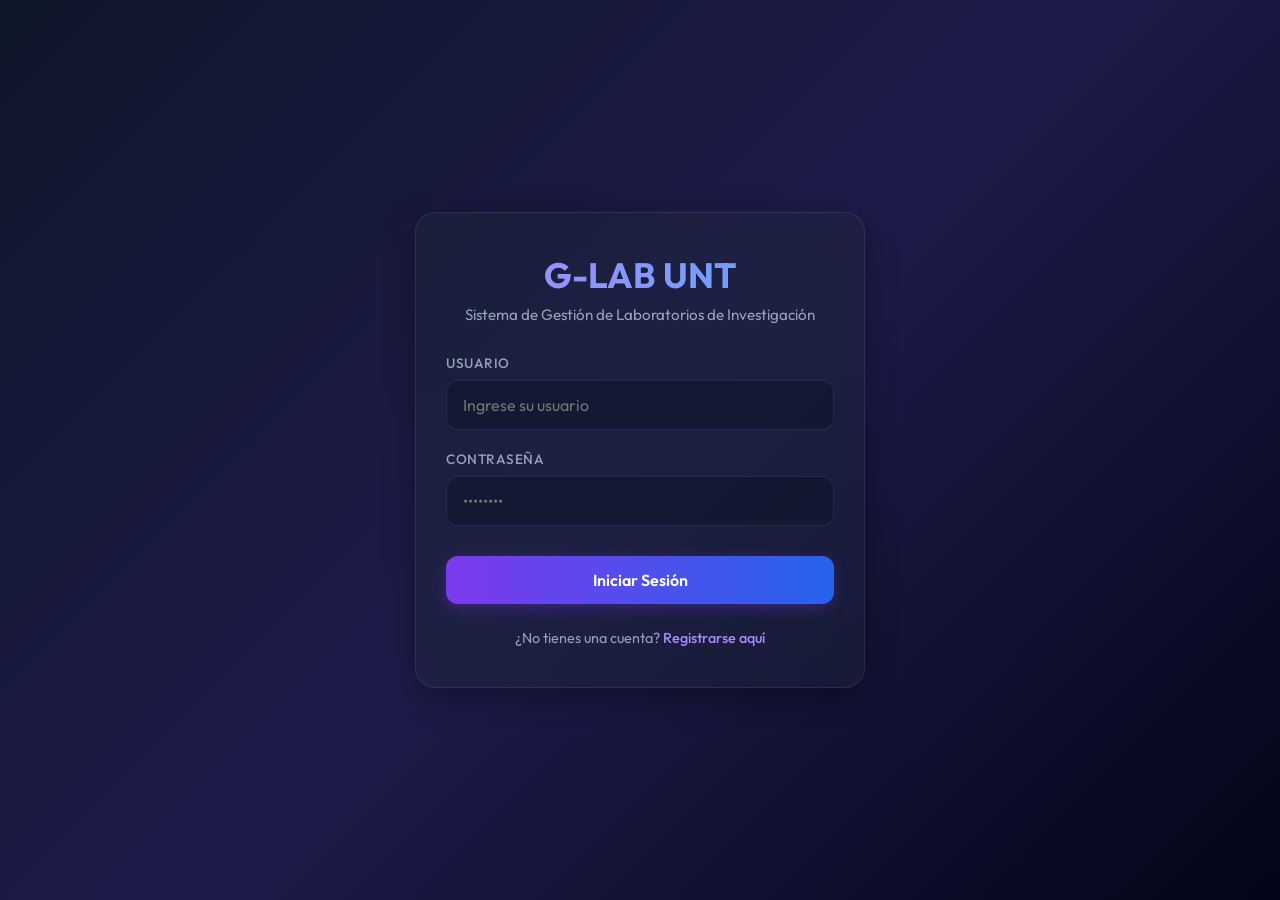
<file: src/main/resources/static/index.html>
<!DOCTYPE html>
<html lang="es">
<head>
    <meta charset="UTF-8">
    <meta name="viewport" content="width=device-width, initial-scale=1.0">
    <title>Dashboard - G-LAB UNT</title>
    <link rel="stylesheet" href="css/estilos.css">
</head>
<body>
    <div id="alertBox" class="alert-box"></div>

    <!-- Navigation Header -->
    <header class="navbar">
        <div class="nav-logo" style="display: flex; align-items: center; gap: 40px;">
            <h2>G-LAB UNT</h2>
            <nav class="nav-tabs">
                <a href="#" class="tab-link active" onclick="switchTab('labs')">Laboratorios</a>
                <a href="#" class="tab-link" onclick="switchTab('facultades')">Facultades</a>
                <a href="#" class="tab-link" onclick="switchTab('escuelas')">Escuelas</a>
            </nav>
        </div>
        <div class="nav-user">
            <span class="user-badge" id="userBadge">ADMIN</span>
            <button onclick="clearSession()" class="btn-logout">Cerrar Sesión</button>
        </div>
    </header>

    <!-- Main Dashboard -->
    <main class="dashboard-container">
        <!-- SECCIÓN LABORATORIOS -->
        <section id="labsSection" class="dashboard-section">
            <div class="dashboard-header">
                <div>
                    <h1>Laboratorios de Investigación</h1>
                    <p style="color: var(--text-secondary); font-size: 0.95rem; margin-top: 5px;">
                        Administración y trazabilidad de recursos e infraestructura.
                    </p>
                </div>
                <button onclick="openModal()" class="btn-action">
                    <svg width="18" height="18" viewBox="0 0 24 24" fill="none" stroke="currentColor" stroke-width="2.5" stroke-linecap="round" stroke-linejoin="round">
                        <line x1="12" y1="5" x2="12" y2="19"></line>
                        <line x1="5" y1="12" x2="19" y2="12"></line>
                    </svg>
                    Registrar Laboratorio
                </button>
            </div>

            <!-- Labs List -->
            <div class="glass-panel" style="padding: 20px; overflow: hidden;">
                <div class="table-responsive">
                    <table class="data-table">
                        <thead>
                            <tr>
                                <th>Código</th>
                                <th>Facultad</th>
                                <th>Escuela</th>
                                <th>Área de Investigación</th>
                                <th>Categoría</th>
                                <th>Resolución</th>
                                <th>Sist. Gestión</th>
                                <th>Acciones</th>
                            </tr>
                        </thead>
                        <tbody id="labsTableBody">
                            <tr>
                                <td colspan="8" class="empty-state">
                                    <p>Cargando laboratorios...</p>
                                </td>
                            </tr>
                        </tbody>
                    </table>
                </div>

                <!-- Paging Controls -->
                <div class="pagination-container">
                    <div class="page-info" id="pageNumInfo">Página 1 de 1</div>
                    <div style="display: flex; gap: 10px;">
                        <button id="btnPrev" onclick="cambiarPagina(-1)" class="btn-page" disabled>Anterior</button>
                        <button id="btnNext" onclick="cambiarPagina(1)" class="btn-page" disabled>Siguiente</button>
                    </div>
                </div>
            </div>
        </section>

        <!-- SECCIÓN FACULTADES -->
        <section id="facultadesSection" class="dashboard-section" style="display: none;">
            <div class="dashboard-header">
                <div>
                    <h1>Facultades</h1>
                    <p style="color: var(--text-secondary); font-size: 0.95rem; margin-top: 5px;">
                        Gestión de Facultades de la Universidad Nacional de Trujillo.
                    </p>
                </div>
                <button onclick="openFacultadModal()" class="btn-action">
                    <svg width="18" height="18" viewBox="0 0 24 24" fill="none" stroke="currentColor" stroke-width="2.5" stroke-linecap="round" stroke-linejoin="round">
                        <line x1="12" y1="5" x2="12" y2="19"></line>
                        <line x1="5" y1="12" x2="19" y2="12"></line>
                    </svg>
                    Registrar Facultad
                </button>
            </div>

            <div class="glass-panel" style="padding: 20px; overflow: hidden;">
                <div class="table-responsive">
                    <table class="data-table">
                        <thead>
                            <tr>
                                <th>Código</th>
                                <th>Nombre de la Facultad</th>
                                <th>Acciones</th>
                            </tr>
                        </thead>
                        <tbody id="facultadesTableBody">
                            <tr>
                                <td colspan="3" class="empty-state">
                                    <p>Cargando facultades...</p>
                                </td>
                            </tr>
                        </tbody>
                    </table>
                </div>
            </div>
        </section>

        <!-- SECCIÓN ESCUELAS -->
        <section id="escuelasSection" class="dashboard-section" style="display: none;">
            <div class="dashboard-header">
                <div>
                    <h1>Escuelas Profesionales</h1>
                    <p style="color: var(--text-secondary); font-size: 0.95rem; margin-top: 5px;">
                        Gestión de Programas de Estudio por cada Facultad.
                    </p>
                </div>
                <button onclick="openEscuelaModal()" class="btn-action">
                    <svg width="18" height="18" viewBox="0 0 24 24" fill="none" stroke="currentColor" stroke-width="2.5" stroke-linecap="round" stroke-linejoin="round">
                        <line x1="12" y1="5" x2="12" y2="19"></line>
                        <line x1="5" y1="12" x2="19" y2="12"></line>
                    </svg>
                    Registrar Escuela
                </button>
            </div>

            <div class="glass-panel" style="padding: 20px; overflow: hidden;">
                <div class="table-responsive">
                    <table class="data-table">
                        <thead>
                            <tr>
                                <th>Código</th>
                                <th>Nombre de la Escuela</th>
                                <th>Facultad Perteneciente</th>
                                <th>Acciones</th>
                            </tr>
                        </thead>
                        <tbody id="escuelasTableBody">
                            <tr>
                                <td colspan="4" class="empty-state">
                                    <p>Cargando escuelas...</p>
                                </td>
                            </tr>
                        </tbody>
                    </table>
                </div>
            </div>
        </section>
    </main>

    <!-- Modal Form: Registrar Laboratorio -->
    <div id="labModal" class="modal-overlay" onclick="handleOutsideClick(event)">
        <div class="glass-panel modal-content">
            <div class="modal-header">
                <h3 id="modalTitle">Nuevo Laboratorio</h3>
                <button onclick="closeModal()" class="btn-close">&times;</button>
            </div>
            
            <form id="labForm">
                <input type="hidden" id="labId">
                <div class="form-grid">
                    <div class="input-group">
                        <label for="facultad">Facultad</label>
                        <select id="facultad" class="select-control" required>
                            <option value="">Seleccione Facultad</option>
                        </select>
                    </div>
                    <div class="input-group">
                        <label for="escuela">Escuela</label>
                        <select id="escuela" class="select-control" required disabled>
                            <option value="">Seleccione Escuela</option>
                        </select>
                    </div>
                    <div class="input-group form-full-width">
                        <label for="areaInvestigacion">Área de Investigación</label>
                        <input type="text" id="areaInvestigacion" class="input-control" placeholder="Ej. Ingeniería y Tecnología" required>
                    </div>
                    <div class="input-group form-full-width">
                        <label for="lineasInvestigacion">Líneas de Investigación</label>
                        <input type="text" id="lineasInvestigacion" class="input-control" placeholder="Ej. Inteligencia Artificial, Redes" required>
                    </div>
                    <div class="input-group">
                        <label for="categoria">Categoría</label>
                        <select id="categoria" class="select-control" required>
                            <option value="Consolidado">Consolidado</option>
                            <option value="En Formación">En Formación</option>
                            <option value="Registrado">Registrado</option>
                        </select>
                    </div>
                    <div class="input-group">
                        <label for="resolucionNumero">N° Resolución</label>
                        <input type="text" id="resolucionNumero" class="input-control" placeholder="Ej. RESOL-UNT-2026" required>
                    </div>
                    <div class="input-group form-full-width">
                        <label for="correoInstitucional">Correo Institucional</label>
                        <input type="email" id="correoInstitucional" class="input-control" placeholder="lab@unt.edu.pe" required>
                    </div>
                    <div class="input-group">
                        <label for="ods">ODS Asociado</label>
                        <input type="text" id="ods" class="input-control" placeholder="Ej. ODS 9" required>
                    </div>
                    <div class="input-group">
                        <label for="poseeSistemaGestion">¿Sistema de Gestión?</label>
                        <select id="poseeSistemaGestion" class="select-control" required>
                            <option value="true">Sí posee</option>
                            <option value="false">No posee</option>
                        </select>
                    </div>
                </div>
                
                <div style="display: flex; justify-content: flex-end; gap: 15px; margin-top: 30px;">
                    <button type="button" onclick="closeModal()" class="btn-page">Cancelar</button>
                    <button type="submit" id="btnSubmitLab" class="btn-action" style="padding: 10px 24px;">Guardar Laboratorio</button>
                </div>
            </form>
        </div>
    </div>

    <!-- Modal Form: Registrar/Editar Facultad -->
    <div id="facultadModal" class="modal-overlay" onclick="handleOutsideClickFacultad(event)">
        <div class="glass-panel modal-content" style="max-width: 450px;">
            <div class="modal-header">
                <h3 id="facultadModalTitle">Nueva Facultad</h3>
                <button onclick="closeFacultadModal()" class="btn-close">&times;</button>
            </div>
            <form id="facultadForm">
                <input type="hidden" id="facultadId">
                <div class="form-grid" style="grid-template-columns: 1fr;">
                    <div class="input-group">
                        <label for="facultadNombre">Nombre de la Facultad</label>
                        <input type="text" id="facultadNombre" class="input-control" placeholder="Ej. Ingeniería" required>
                    </div>
                </div>
                <div style="display: flex; justify-content: flex-end; gap: 15px; margin-top: 30px;">
                    <button type="button" onclick="closeFacultadModal()" class="btn-page">Cancelar</button>
                    <button type="submit" id="btnSubmitFacultad" class="btn-action" style="padding: 10px 24px;">Guardar Facultad</button>
                </div>
            </form>
        </div>
    </div>

    <!-- Modal Form: Registrar/Editar Escuela -->
    <div id="escuelaModal" class="modal-overlay" onclick="handleOutsideClickEscuela(event)">
        <div class="glass-panel modal-content" style="max-width: 450px;">
            <div class="modal-header">
                <h3 id="escuelaModalTitle">Nueva Escuela</h3>
                <button onclick="closeEscuelaModal()" class="btn-close">&times;</button>
            </div>
            <form id="escuelaForm">
                <input type="hidden" id="escuelaId">
                <div class="form-grid" style="grid-template-columns: 1fr;">
                    <div class="input-group">
                        <label for="escuelaNombre">Nombre de la Escuela</label>
                        <input type="text" id="escuelaNombre" class="input-control" placeholder="Ej. Ingeniería de Sistemas" required>
                    </div>
                    <div class="input-group">
                        <label for="escuelaFacultadSelect">Facultad Asociada</label>
                        <select id="escuelaFacultadSelect" class="select-control" required>
                            <option value="">Seleccione Facultad</option>
                        </select>
                    </div>
                </div>
                <div style="display: flex; justify-content: flex-end; gap: 15px; margin-top: 30px;">
                    <button type="button" onclick="closeEscuelaModal()" class="btn-page">Cancelar</button>
                    <button type="submit" id="btnSubmitEscuela" class="btn-action" style="padding: 10px 24px;">Guardar Escuela</button>
                </div>
            </form>
        </div>
    </div>

    <script src="js/app.js"></script>
    <script>
        // Check if user is logged in
        checkSession(true);

        // Display logged in username/role
        const userBadge = document.getElementById('userBadge');
        if (userBadge) {
            const username = localStorage.getItem('username') || 'Usuario';
            const rol = localStorage.getItem('rol') || 'USER';
            userBadge.textContent = `${username} (${rol})`;
        }

        // Load laboratories on startup
        let page = 0;
        cargarLaboratorios(page);

        function cambiarPagina(direction) {
            const newPage = page + direction;
            if (newPage >= 0) {
                page = newPage;
                cargarLaboratorios(page);
            }
        }

        // Setup dropdown change listener
        document.getElementById('facultad').addEventListener('change', function() {
            const facId = this.value;
            const escuelaSelect = document.getElementById('escuela');
            escuelaSelect.innerHTML = '<option value="">Seleccione Escuela</option>';
            if (!facId) {
                escuelaSelect.disabled = true;
                return;
            }
            cargarEscuelasDropdown(facId);
        });

        // Submit form
        document.getElementById('labForm').addEventListener('submit', function(e) {
            e.preventDefault();
            
            const labId = document.getElementById('labId').value;
            const facSelect = document.getElementById('facultad');
            const escSelect = document.getElementById('escuela');
            
            const payload = {
                facultad: facSelect.options[facSelect.selectedIndex].text,
                escuela: escSelect.options[escSelect.selectedIndex].text,
                areaInvestigacion: document.getElementById('areaInvestigacion').value.trim(),
                lineasInvestigacion: document.getElementById('lineasInvestigacion').value.trim(),
                categoria: document.getElementById('categoria').value,
                resolucionNumero: document.getElementById('resolucionNumero').value.trim(),
                correoInstitucional: document.getElementById('correoInstitucional').value.trim(),
                ods: document.getElementById('ods').value.trim(),
                poseeSistemaGestion: document.getElementById('poseeSistemaGestion').value === 'true'
            };
            
            if (labId) {
                actualizarLaboratorio(labId, payload);
            } else {
                registrarLaboratorio(payload);
            }
        });

        // Submit Facultad form
        document.getElementById('facultadForm').addEventListener('submit', function(e) {
            e.preventDefault();
            const id = document.getElementById('facultadId').value;
            const payload = {
                nombre: document.getElementById('facultadNombre').value.trim()
            };
            if (id) {
                actualizarFacultad(id, payload);
            } else {
                registrarFacultad(payload);
            }
        });

        // Submit Escuela form
        document.getElementById('escuelaForm').addEventListener('submit', function(e) {
            e.preventDefault();
            const id = document.getElementById('escuelaId').value;
            const payload = {
                nombre: document.getElementById('escuelaNombre').value.trim(),
                facultadId: parseInt(document.getElementById('escuelaFacultadSelect').value)
            };
            if (id) {
                actualizarEscuela(id, payload);
            } else {
                registrarEscuela(payload);
            }
        });

        // Switch tabs logic
        function switchTab(tab) {
            // Update active tab link class
            document.querySelectorAll('.tab-link').forEach(el => el.classList.remove('active'));
            event.currentTarget.classList.add('active');
            
            // Hide all sections
            document.querySelectorAll('.dashboard-section').forEach(el => el.style.display = 'none');
            
            // Show active section and load data
            if (tab === 'labs') {
                document.getElementById('labsSection').style.display = 'flex';
                cargarLaboratorios(page);
            } else if (tab === 'facultades') {
                document.getElementById('facultadesSection').style.display = 'flex';
                cargarFacultades();
            } else if (tab === 'escuelas') {
                document.getElementById('escuelasSection').style.display = 'flex';
                cargarEscuelas();
            }
        }

        // Close modals when clicking outside
        function handleOutsideClick(e) {
            if (e.target.id === 'labModal') closeModal();
        }
        function handleOutsideClickFacultad(e) {
            if (e.target.id === 'facultadModal') closeFacultadModal();
        }
        function handleOutsideClickEscuela(e) {
            if (e.target.id === 'escuelaModal') closeEscuelaModal();
        }
    </script>
</body>
</html>
</file>
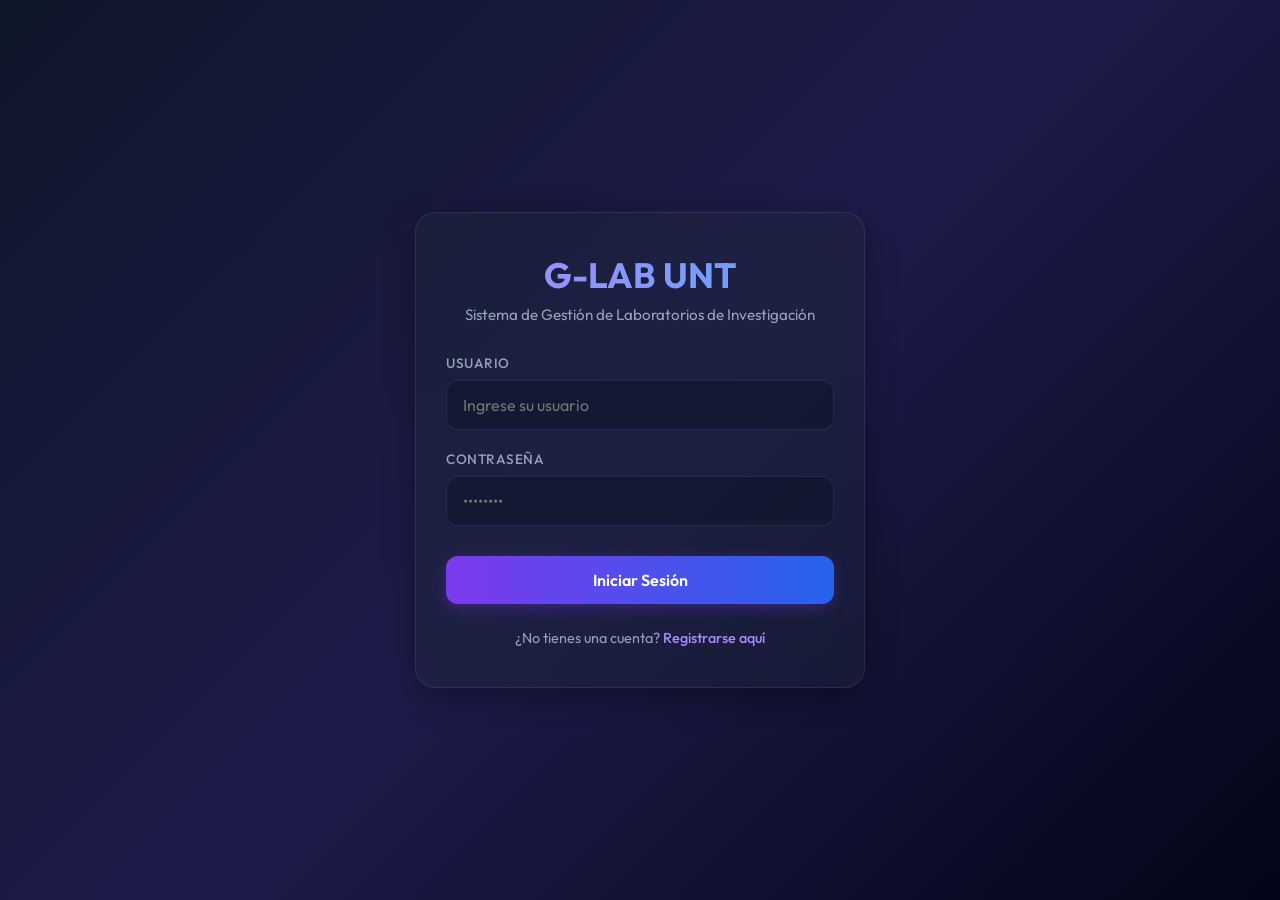
<file: src/main/resources/static/login.html>
<!DOCTYPE html>
<html lang="es">
<head>
    <meta charset="UTF-8">
    <meta name="viewport" content="width=device-width, initial-scale=1.0">
    <title>Iniciar Sesión - Gestión de Laboratorios</title>
    <link rel="stylesheet" href="css/estilos.css">
</head>
<body>
    <div id="alertBox" class="alert-box"></div>

    <div class="auth-wrapper">
        <div class="glass-panel auth-card">
            <div class="auth-header">
                <h1>G-LAB UNT</h1>
                <p>Sistema de Gestión de Laboratorios de Investigación</p>
            </div>
            
            <form id="loginForm">
                <div class="input-group">
                    <label for="username">Usuario</label>
                    <input type="text" id="username" class="input-control" placeholder="Ingrese su usuario" required>
                </div>
                
                <div class="input-group">
                    <label for="password">Contraseña</label>
                    <input type="password" id="password" class="input-control" placeholder="••••••••" required>
                </div>
                
                <button type="submit" class="btn-primary" style="margin-top: 10px;">Iniciar Sesión</button>
            </form>
            
            <div class="auth-footer">
                ¿No tienes una cuenta? <a href="registro.html">Registrarse aquí</a>
            </div>
        </div>
    </div>

    <script src="js/app.js"></script>
    <script>
        // Check if user is already logged in, redirect to index
        checkSession(false);

        document.getElementById('loginForm').addEventListener('submit', function(e) {
            e.preventDefault();
            const u = document.getElementById('username').value.trim();
            const p = document.getElementById('password').value;
            
            if (u && p) {
                login(u, p);
            }
        });
    </script>
</body>
</html>
</file>
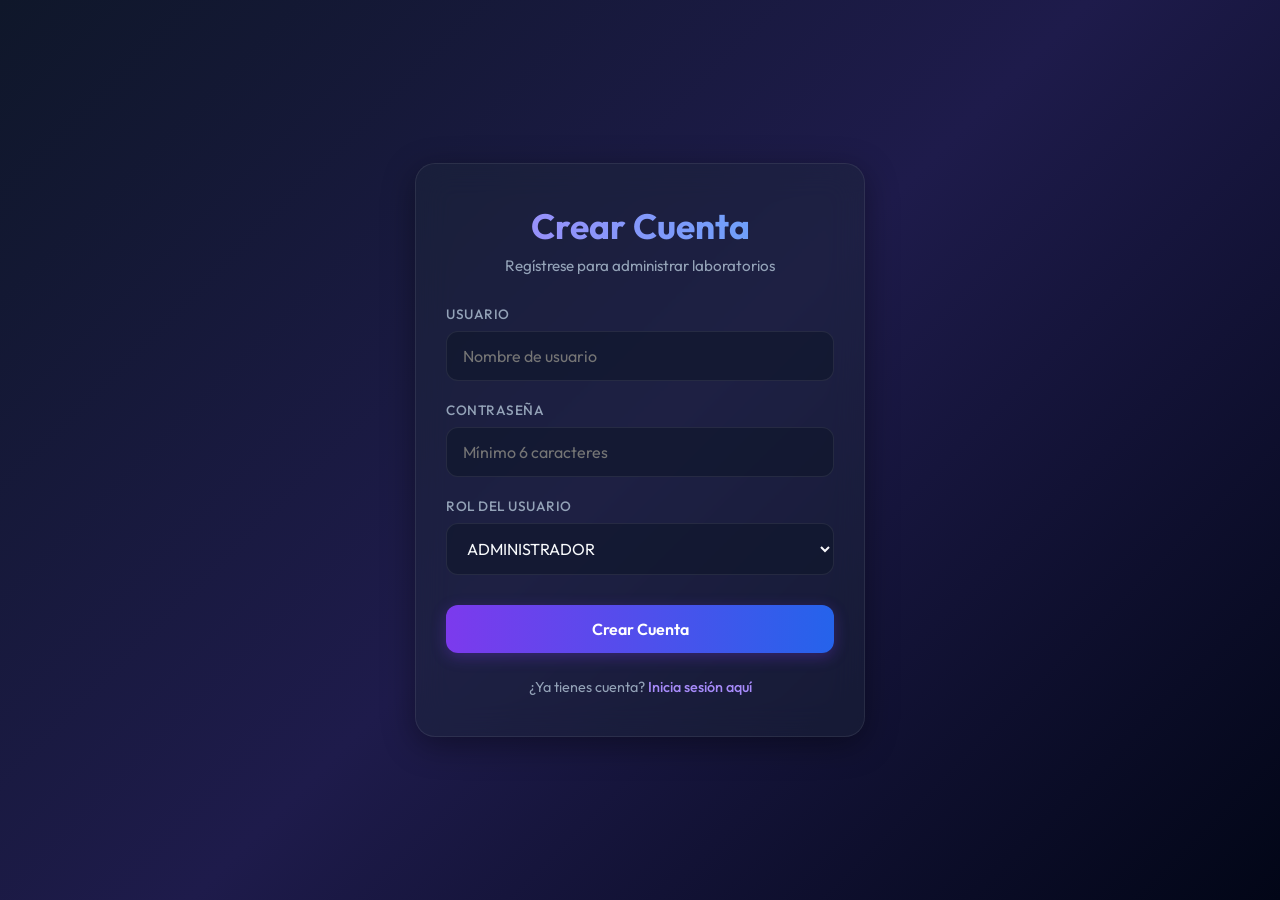
<file: src/main/resources/static/registro.html>
<!DOCTYPE html>
<html lang="es">
<head>
    <meta charset="UTF-8">
    <meta name="viewport" content="width=device-width, initial-scale=1.0">
    <title>Registrar Cuenta - Gestión de Laboratorios</title>
    <link rel="stylesheet" href="css/estilos.css">
</head>
<body>
    <div id="alertBox" class="alert-box"></div>

    <div class="auth-wrapper">
        <div class="glass-panel auth-card">
            <div class="auth-header">
                <h1>Crear Cuenta</h1>
                <p>Regístrese para administrar laboratorios</p>
            </div>
            
            <form id="registroForm">
                <div class="input-group">
                    <label for="username">Usuario</label>
                    <input type="text" id="username" class="input-control" placeholder="Nombre de usuario" required>
                </div>
                
                <div class="input-group">
                    <label for="password">Contraseña</label>
                    <input type="password" id="password" class="input-control" placeholder="Mínimo 6 caracteres" minlength="6" required>
                </div>
                
                <div class="input-group">
                    <label for="rol">Rol del Usuario</label>
                    <select id="rol" class="select-control" required>
                        <option value="ADMIN">ADMINISTRADOR</option>
                        <option value="PERSONAL">PERSONAL DE LAB</option>
                        <option value="INVESTIGADOR">INVESTIGADOR</option>
                    </select>
                </div>
                
                <button type="submit" class="btn-primary" style="margin-top: 10px;">Crear Cuenta</button>
            </form>
            
            <div class="auth-footer">
                ¿Ya tienes cuenta? <a href="login.html">Inicia sesión aquí</a>
            </div>
        </div>
    </div>

    <script src="js/app.js"></script>
    <script>
        checkSession(false);

        document.getElementById('registroForm').addEventListener('submit', function(e) {
            e.preventDefault();
            const u = document.getElementById('username').value.trim();
            const p = document.getElementById('password').value;
            const r = document.getElementById('rol').value;
            
            if (u && p && r) {
                registrarUsuario(u, p, r);
            }
        });
    </script>
</body>
</html>
</file>
<file: src/main/resources/static/css/estilos.css>
@import url('https://fonts.googleapis.com/css2?family=Outfit:wght@300;400;500;600;700&display=swap');

:root {
    --bg-gradient: linear-gradient(135deg, #0f172a 0%, #1e1b4b 50%, #020617 100%);
    --panel-bg: rgba(30, 41, 59, 0.4);
    --panel-border: rgba(255, 255, 255, 0.08);
    --primary: #8b5cf6;
    --primary-glow: rgba(139, 92, 246, 0.35);
    --primary-hover: #a78bfa;
    --text-primary: #f8fafc;
    --text-secondary: #94a3b8;
    --success: #10b981;
    --warning: #f59e0b;
    --danger: #ef4444;
}

* {
    margin: 0;
    padding: 0;
    box-sizing: border-box;
    font-family: 'Outfit', sans-serif;
}

body {
    background: var(--bg-gradient);
    min-height: 100vh;
    color: var(--text-primary);
    overflow-x: hidden;
    display: flex;
    flex-direction: column;
}

/* Glassmorphism Container */
.glass-panel {
    background: var(--panel-bg);
    backdrop-filter: blur(16px);
    -webkit-backdrop-filter: blur(16px);
    border: 1px solid var(--panel-border);
    border-radius: 20px;
    box-shadow: 0 8px 32px 0 rgba(0, 0, 0, 0.37);
}

/* Login Wrapper */
.auth-wrapper {
    display: flex;
    justify-content: center;
    align-items: center;
    flex: 1;
    padding: 20px;
}

.auth-card {
    width: 100%;
    max-width: 450px;
    padding: 40px 30px;
    text-align: center;
}

.auth-header h1 {
    font-size: 2.2rem;
    font-weight: 700;
    background: linear-gradient(to right, #a78bfa, #60a5fa);
    -webkit-background-clip: text;
    -webkit-text-fill-color: transparent;
    margin-bottom: 8px;
}

.auth-header p {
    color: var(--text-secondary);
    font-size: 0.95rem;
    margin-bottom: 30px;
}

/* Input Styles */
.input-group {
    margin-bottom: 20px;
    text-align: left;
}

.input-group label {
    display: block;
    font-size: 0.85rem;
    font-weight: 500;
    color: var(--text-secondary);
    margin-bottom: 8px;
    text-transform: uppercase;
    letter-spacing: 0.5px;
}

.input-control {
    width: 100%;
    background: rgba(15, 23, 42, 0.6);
    border: 1px solid var(--panel-border);
    border-radius: 12px;
    padding: 14px 16px;
    color: var(--text-primary);
    font-size: 1rem;
    outline: none;
    transition: all 0.3s ease;
}

.input-control:focus {
    border-color: var(--primary);
    box-shadow: 0 0 0 3px var(--primary-glow);
}

.select-control {
    width: 100%;
    background: rgba(15, 23, 42, 0.6);
    border: 1px solid var(--panel-border);
    border-radius: 12px;
    padding: 14px 16px;
    color: var(--text-primary);
    font-size: 1rem;
    outline: none;
    transition: all 0.3s ease;
    cursor: pointer;
}

.select-control option {
    background-color: #1e1b4b;
    color: #fff;
}

.select-control:focus {
    border-color: var(--primary);
}

/* Buttons with micro-animations */
.btn-primary {
    width: 100%;
    background: linear-gradient(to right, #7c3aed, #2563eb);
    color: #fff;
    border: none;
    border-radius: 12px;
    padding: 14px 20px;
    font-size: 1rem;
    font-weight: 600;
    cursor: pointer;
    transition: all 0.3s cubic-bezier(0.4, 0, 0.2, 1);
    box-shadow: 0 4px 15px rgba(124, 58, 237, 0.3);
}

.btn-primary:hover {
    transform: translateY(-2px);
    box-shadow: 0 6px 20px rgba(124, 58, 237, 0.5);
    filter: brightness(1.1);
}

.btn-primary:active {
    transform: translateY(0);
}

.auth-footer {
    margin-top: 25px;
    font-size: 0.9rem;
    color: var(--text-secondary);
}

.auth-footer a {
    color: var(--primary-hover);
    text-decoration: none;
    font-weight: 500;
    transition: color 0.2s;
}

.auth-footer a:hover {
    color: #fff;
    text-decoration: underline;
}

/* Dashboard Styles */
header.navbar {
    display: flex;
    justify-content: space-between;
    align-items: center;
    padding: 20px 40px;
    border-bottom: 1px solid var(--panel-border);
    background: rgba(15, 23, 42, 0.4);
    backdrop-filter: blur(12px);
}

.nav-logo h2 {
    font-weight: 700;
    background: linear-gradient(to right, #c084fc, #6366f1);
    -webkit-background-clip: text;
    -webkit-text-fill-color: transparent;
}

.nav-user {
    display: flex;
    align-items: center;
    gap: 15px;
}

.user-badge {
    background: rgba(139, 92, 246, 0.15);
    border: 1px solid rgba(139, 92, 246, 0.3);
    padding: 6px 14px;
    border-radius: 20px;
    font-size: 0.85rem;
    font-weight: 600;
    color: #c084fc;
}

.btn-logout {
    background: transparent;
    border: 1px solid var(--danger);
    color: var(--danger);
    padding: 8px 16px;
    border-radius: 10px;
    font-size: 0.9rem;
    font-weight: 600;
    cursor: pointer;
    transition: all 0.3s;
}

.btn-logout:hover {
    background: var(--danger);
    color: #fff;
    box-shadow: 0 0 12px rgba(239, 68, 68, 0.4);
}

.dashboard-container {
    flex: 1;
    padding: 40px;
    max-width: 1400px;
    width: 100%;
    margin: 0 auto;
}

.dashboard-header {
    display: flex;
    justify-content: space-between;
    align-items: center;
    margin-bottom: 30px;
}

.dashboard-header h1 {
    font-size: 1.8rem;
    font-weight: 600;
}

.btn-action {
    display: inline-flex;
    align-items: center;
    gap: 8px;
    background: var(--primary);
    color: #fff;
    border: none;
    padding: 12px 24px;
    border-radius: 12px;
    font-weight: 600;
    cursor: pointer;
    transition: all 0.3s;
}

.btn-action:hover {
    background: var(--primary-hover);
    transform: translateY(-1px);
}

/* Alert Notification */
.alert-box {
    position: fixed;
    top: 20px;
    right: 20px;
    padding: 16px 24px;
    border-radius: 12px;
    color: #fff;
    font-weight: 500;
    z-index: 1000;
    box-shadow: 0 4px 20px rgba(0,0,0,0.5);
    display: none;
    animation: slideIn 0.3s ease;
}

@keyframes slideIn {
    from { transform: translateX(120%); }
    to { transform: translateX(0); }
}

.alert-success { background: var(--success); }
.alert-error { background: var(--danger); }

/* Table styling */
.table-responsive {
    width: 100%;
    overflow-x: auto;
    border-radius: 16px;
}

table.data-table {
    width: 100%;
    border-collapse: collapse;
    text-align: left;
}

table.data-table th {
    background: rgba(15, 23, 42, 0.5);
    color: var(--text-secondary);
    font-weight: 600;
    text-transform: uppercase;
    font-size: 0.8rem;
    letter-spacing: 0.5px;
    padding: 16px 20px;
    border-bottom: 1px solid var(--panel-border);
}

table.data-table td {
    padding: 16px 20px;
    border-bottom: 1px solid var(--panel-border);
    color: var(--text-primary);
    font-size: 0.95rem;
}

table.data-table tbody tr:hover {
    background: rgba(255, 255, 255, 0.02);
}

/* Modal styling */
.modal-overlay {
    position: fixed;
    top: 0;
    left: 0;
    width: 100%;
    height: 100%;
    background: rgba(2, 6, 17, 0.7);
    backdrop-filter: blur(8px);
    display: none;
    justify-content: center;
    align-items: center;
    z-index: 900;
}

.modal-content {
    width: 100%;
    max-width: 600px;
    padding: 30px;
    max-height: 90vh;
    overflow-y: auto;
}

.modal-header {
    display: flex;
    justify-content: space-between;
    align-items: center;
    margin-bottom: 25px;
}

.modal-header h3 {
    font-size: 1.4rem;
    font-weight: 600;
}

.btn-close {
    background: transparent;
    border: none;
    color: var(--text-secondary);
    font-size: 1.5rem;
    cursor: pointer;
}

.btn-close:hover {
    color: #fff;
}

.form-grid {
    display: grid;
    grid-template-columns: 1fr 1fr;
    gap: 20px;
}

.form-full-width {
    grid-column: span 2;
}

/* Empty State */
.empty-state {
    text-align: center;
    padding: 60px 20px;
    color: var(--text-secondary);
}

.empty-state p {
    margin-top: 10px;
}

/* Pagination component */
.pagination-container {
    display: flex;
    justify-content: space-between;
    align-items: center;
    margin-top: 20px;
}

.btn-page {
    background: rgba(30, 41, 59, 0.6);
    border: 1px solid var(--panel-border);
    color: var(--text-primary);
    padding: 8px 16px;
    border-radius: 8px;
    cursor: pointer;
    font-weight: 500;
    transition: all 0.3s;
}

.btn-page:hover:not(:disabled) {
    background: var(--primary);
    border-color: var(--primary);
}

.btn-page:disabled {
    opacity: 0.4;
    cursor: not-allowed;
}

.page-info {
    color: var(--text-secondary);
    font-size: 0.9rem;
}

/* Small Action Buttons (Edit & Delete) */
.btn-action-small {
    padding: 6px 12px;
    font-size: 0.85rem;
    font-weight: 600;
    border-radius: 8px;
    border: none;
    cursor: pointer;
    transition: all 0.2s ease;
}

.btn-edit {
    background: rgba(139, 92, 246, 0.2);
    color: #a78bfa;
    border: 1px solid rgba(139, 92, 246, 0.4);
}

.btn-edit:hover {
    background: var(--primary);
    color: #fff;
    border-color: var(--primary);
}

.btn-delete {
    background: rgba(239, 68, 68, 0.2);
    color: #f87171;
    border: 1px solid rgba(239, 68, 68, 0.4);
}

.btn-delete:hover {
    background: var(--danger);
    color: #fff;
    border-color: var(--danger);
}

/* Tabs Navigation Styling */
.nav-tabs {
    display: flex;
    gap: 15px;
    margin-left: 20px;
}

.tab-link {
    color: var(--text-secondary);
    text-decoration: none;
    font-size: 0.95rem;
    font-weight: 500;
    padding: 8px 16px;
    border-radius: 10px;
    transition: all 0.3s cubic-bezier(0.4, 0, 0.2, 1);
}

.tab-link:hover {
    color: var(--text-primary);
    background: rgba(255, 255, 255, 0.06);
}

.tab-link.active {
    color: #fff;
    background: var(--primary);
    box-shadow: 0 0 15px var(--primary-glow);
}

.dashboard-section {
    display: flex;
    flex-direction: column;
    gap: 20px;
}
</file>
